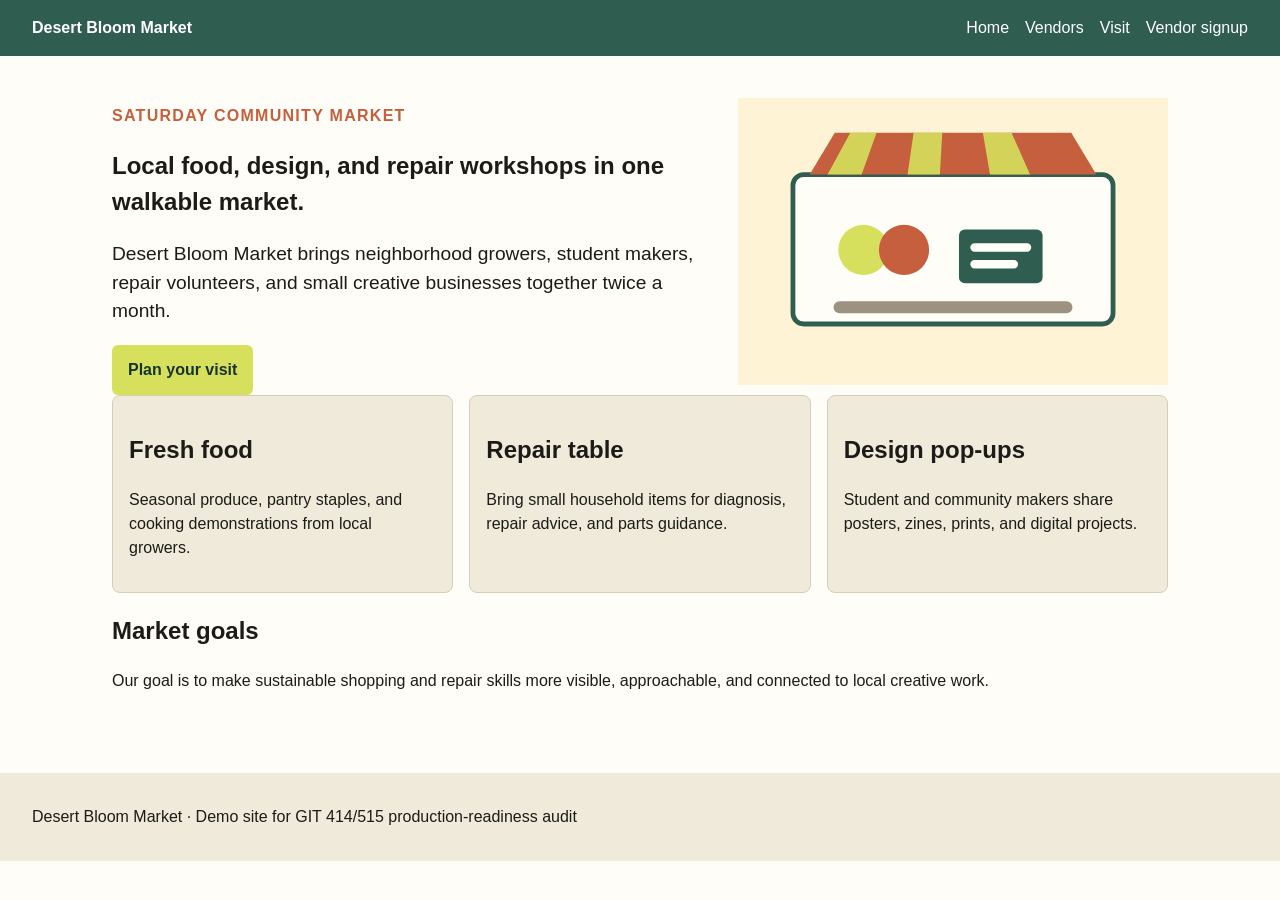
<file: index.html>
<!doctype html>
<html lang="en">
<head>
  <meta charset="utf-8">
  <meta name="viewport" content="width=device-width, initial-scale=1">
  <title>Desert Bloom Market</title>
  <meta name="description" content="Desert Bloom Market is a Saturday community market for local food, design, and repair workshops.">
  <meta name="author" content="Vandy Parkes">
  <link rel="stylesheet" href="assets/styles.css">
</head>
<body>
  <header class="site-header">
    <a class="logo" href="index.html">Desert Bloom Market</a>
    <nav aria-label="Main navigation">
      <a href="index.html">Home</a>
      <a href="vendors.html">Vendors</a>
      <a href="visit.html">Visit</a>
      <a href="signup.html">Vendor signup</a>
    </nav>
  </header>

  <main class="page">
    <section class="hero">
      <div>
        <p class="eyebrow">Saturday Community Market</p>
        <h1>Local food, design, and repair workshops in one walkable market.</h1>
        <p class="lede">Desert Bloom Market brings neighborhood growers, student makers, repair volunteers, and small creative businesses together twice a month.</p>
        <a class="button" href="visit.html">Plan your visit</a>
      </div>
      <img class="hero-image" src="assets/market-hero.svg" alt="market">
    </section>

    <section class="feature-row">
      <article class="feature-card">
        <h2>Fresh food</h2>
        <p>Seasonal produce, pantry staples, and cooking demonstrations from local growers.</p>
      </article>
      <article class="feature-card highlight">
        <h2>Repair table</h2>
        <p>Bring small household items for diagnosis, repair advice, and parts guidance.</p>
      </article>
      <article class="feature-card">
        <h2>Design pop-ups</h2>
        <p>Student and community makers share posters, zines, prints, and digital projects.</p>
      </article>
    </section>

    <section>
      <h2>Market goals</h2>
      <p>Our goal is to make sustainable shopping and repair skills more visible, approachable, and connected to local creative work.</p>
    </section>
  </main>

  <footer>
    <p>Desert Bloom Market · Demo site for GIT 414/515 production-readiness audit</p>
  </footer>
</body>
</html>
</file>
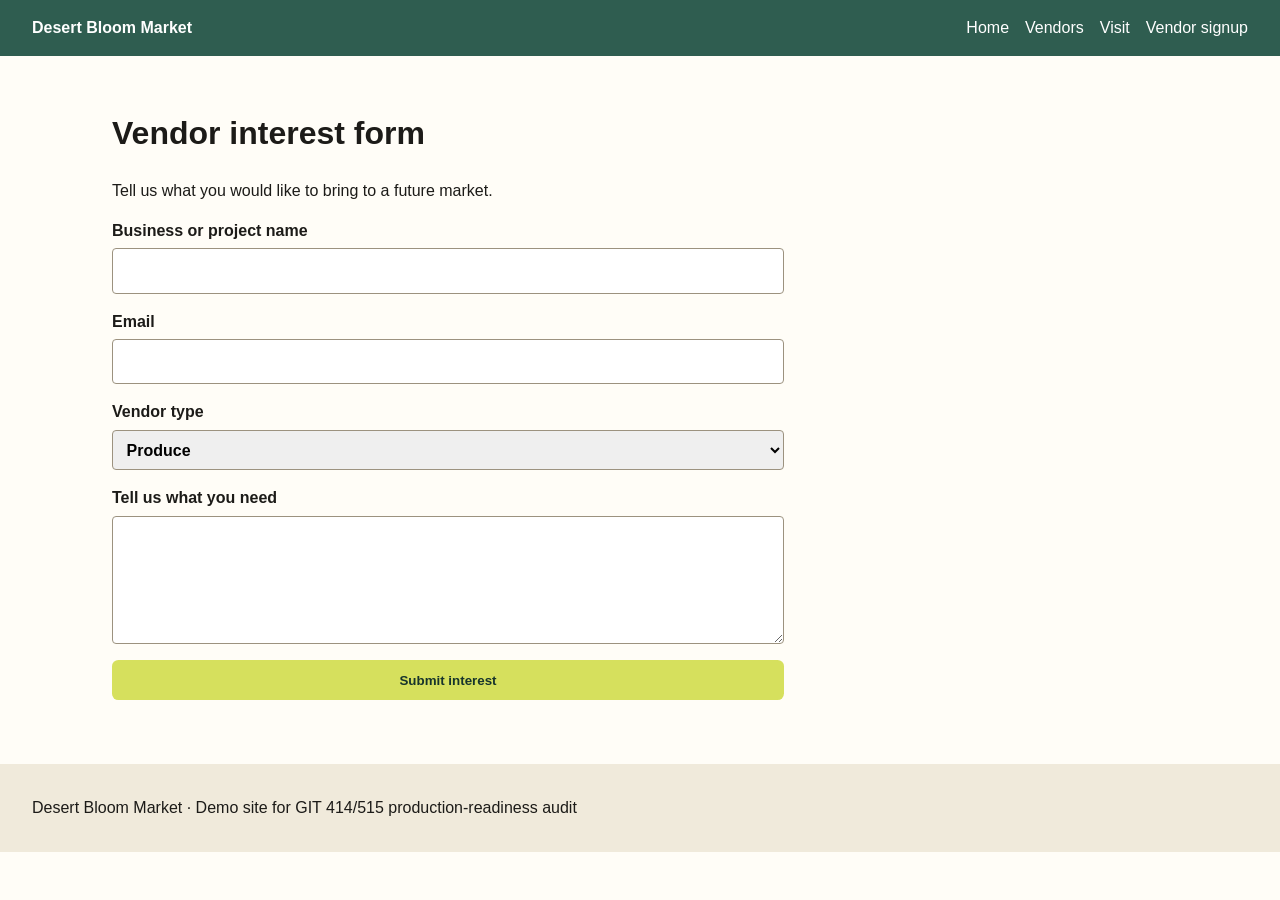
<file: signup.html>
<!doctype html>
<html lang="en">
<head>
  <meta charset="utf-8">
  <meta name="viewport" content="width=device-width, initial-scale=1">
  <title>Vendor Signup</title>
  <meta name="description" content="Interest form for Desert Bloom Market vendors.">
  <link rel="stylesheet" href="assets/styles.css">
</head>
<body>
  <header class="site-header">
    <a class="logo" href="index.html">Desert Bloom Market</a>
    <nav aria-label="Main navigation">
      <a href="index.html">Home</a>
      <a href="vendors.html">Vendors</a>
      <a href="visit.html">Visit</a>
      <a href="signup.html">Vendor signup</a>
    </nav>
  </header>

  <main class="page">
    <h1>Vendor interest form</h1>
    <p>Tell us what you would like to bring to a future market.</p>

    <form action="mailto:vendors@desertbloommarket.example" method="post" enctype="text/plain">
      <label>Business or project name
        <input type="text" name="business">
      </label>
      <label>Email
        <input type="email" name="email">
      </label>
      <label>Vendor type
        <select name="type">
          <option>Produce</option>
          <option>Prepared food</option>
          <option>Repair</option>
          <option>Creative goods</option>
        </select>
      </label>
      <label>Tell us what you need
        <textarea name="needs"></textarea>
      </label>
      <button type="submit">Submit interest</button>
    </form>
  </main>

  <footer>
    <p>Desert Bloom Market · Demo site for GIT 414/515 production-readiness audit</p>
  </footer>
</body>
</html>
</file>
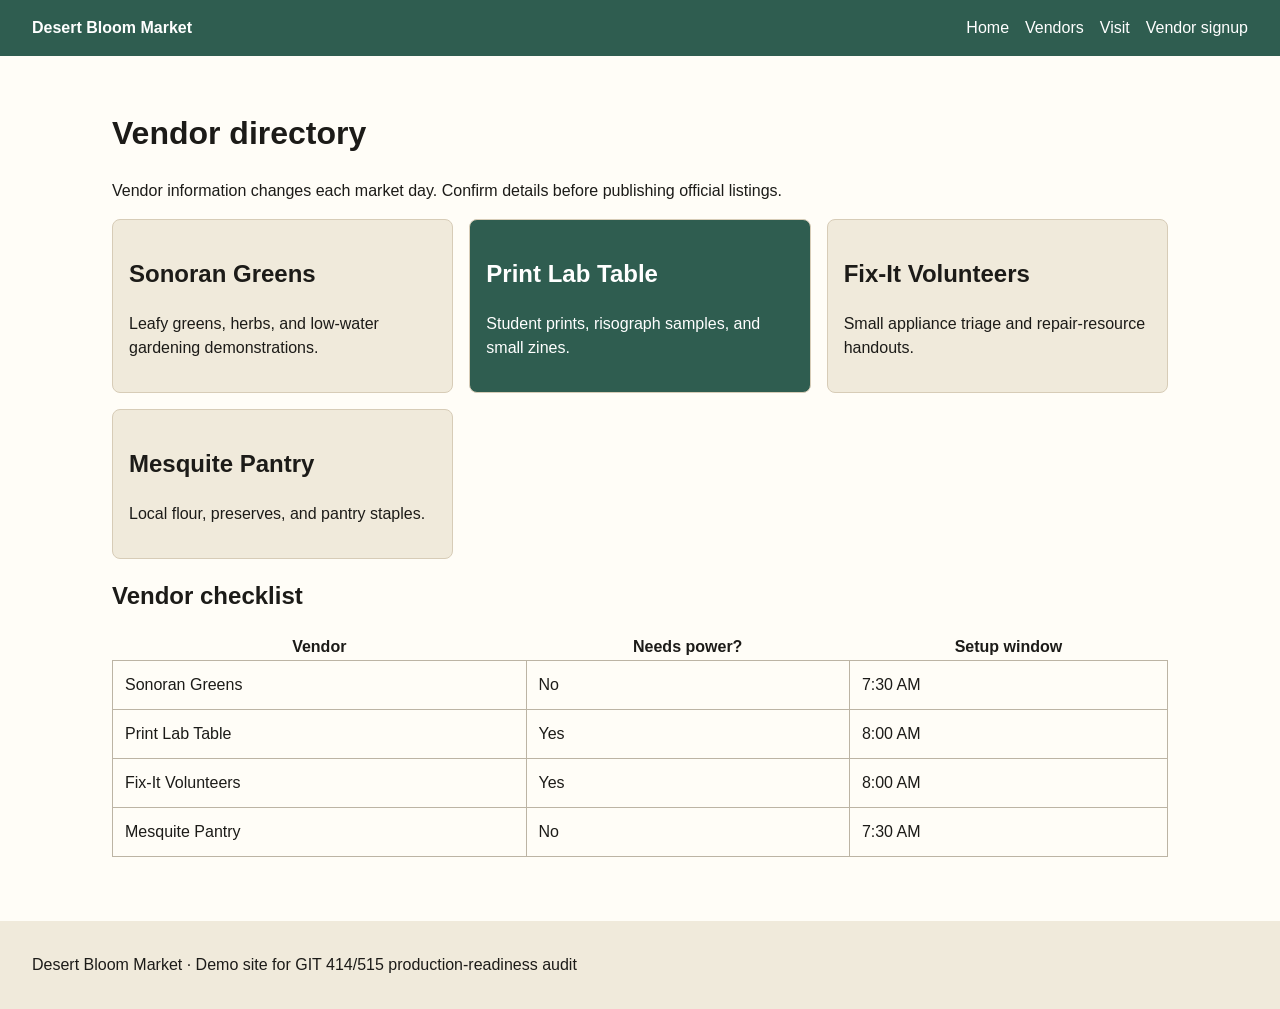
<file: vendors.html>
<!doctype html>
<html lang="en">
<head>
  <meta charset="utf-8">
  <meta name="viewport" content="width=device-width, initial-scale=1">
  <title>Vendors</title>
  <meta name="description" content="Vendor list for Desert Bloom Market.">
  <link rel="stylesheet" href="assets/styles.css">
</head>
<body>
  <header class="site-header">
    <a class="logo" href="index.html">Desert Bloom Market</a>
    <nav aria-label="Main navigation">
      <a href="index.html">Home</a>
      <a href="vendors.html">Vendors</a>
      <a href="visit.html">Visit</a>
      <a href="signup.html">Vendor signup</a>
    </nav>
  </header>

  <main class="page">
    <h1>Vendor directory</h1>
    <p>Vendor information changes each market day. Confirm details before publishing official listings.</p>

    <div class="vendor-grid">
      <article class="vendor-card">
        <h2>Sonoran Greens</h2>
        <p>Leafy greens, herbs, and low-water gardening demonstrations.</p>
      </article>
      <article class="vendor-card special">
        <h2>Print Lab Table</h2>
        <p>Student prints, risograph samples, and small zines.</p>
      </article>
      <article class="vendor-card">
        <h2>Fix-It Volunteers</h2>
        <p>Small appliance triage and repair-resource handouts.</p>
      </article>
      <article class="vendor-card">
        <h2>Mesquite Pantry</h2>
        <p>Local flour, preserves, and pantry staples.</p>
      </article>
    </div>

    <h2>Vendor checklist</h2>
    <table>
      <thead>
        <tr>
          <th scope="col">Vendor</th>
          <th scope="col">Needs power?</th>
          <th scope="col">Setup window</th>
        </tr>
      </thead>
      <tbody>
      <tr>
        <td>Sonoran Greens</td>
        <td>No</td>
        <td>7:30 AM</td>
      </tr>
      <tr>
        <td>Print Lab Table</td>
        <td>Yes</td>
        <td>8:00 AM</td>
      </tr>
      <tr>
        <td>Fix-It Volunteers</td>
        <td>Yes</td>
        <td>8:00 AM</td>
      </tr>
      <tr>
        <td>Mesquite Pantry</td>
        <td>No</td>
        <td>7:30 AM</td>
      </tr>
      </tbody>
    </table>
  </main>

  <footer>
    <p>Desert Bloom Market · Demo site for GIT 414/515 production-readiness audit</p>
  </footer>
</body>
</html>
</file>
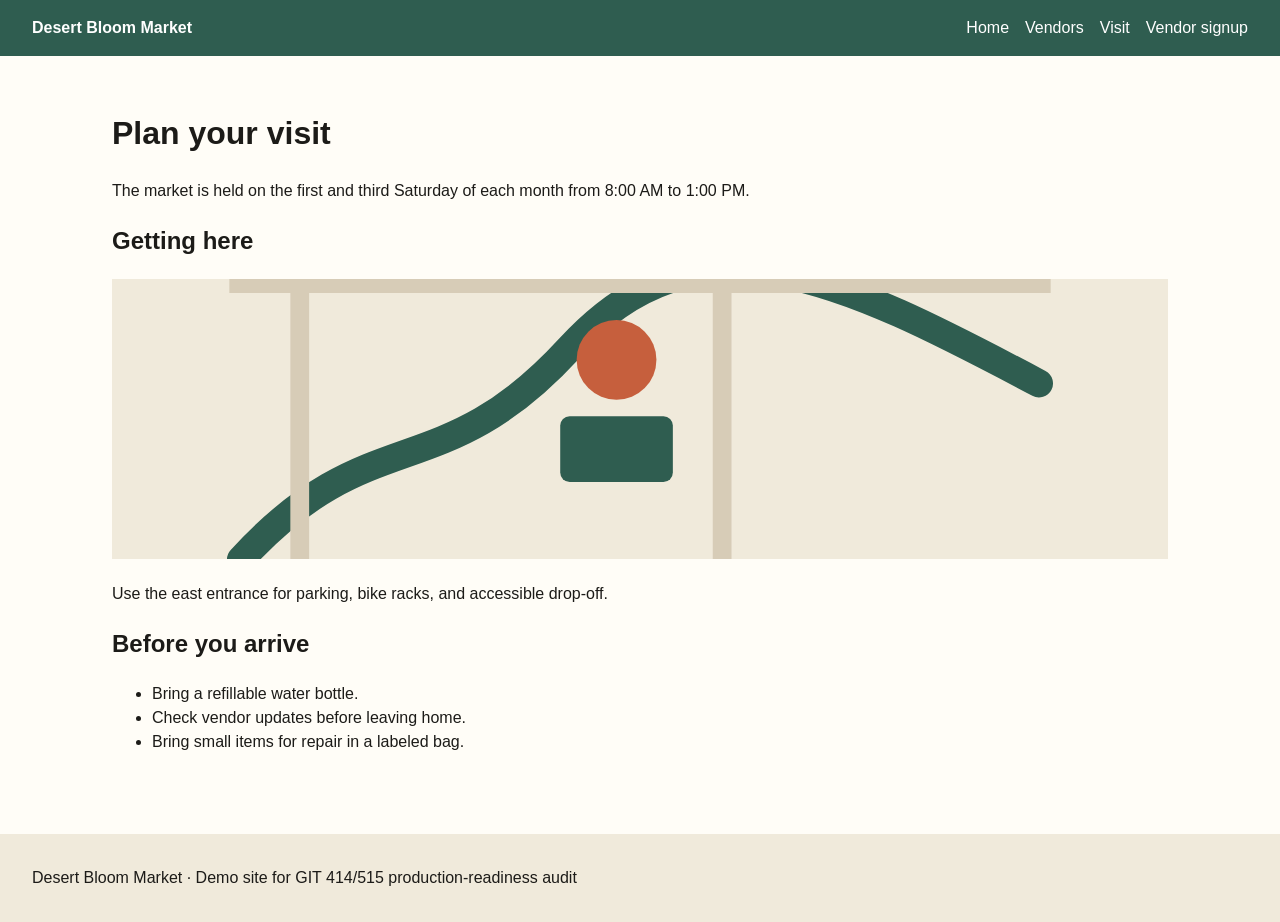
<file: visit.html>
<!doctype html>
<html lang="en">
<head>
  <meta charset="utf-8">
  <meta name="viewport" content="width=device-width, initial-scale=1">
  <title>Visit Desert Bloom Market</title>
  <meta name="description" content="Plan a visit to Desert Bloom Market.">
  <meta property="og:title" content="Visit Desert Bloom Market">
  <link rel="stylesheet" href="assets/styles.css">
</head>
<body>
  <header class="site-header">
    <a class="logo" href="index.html">Desert Bloom Market</a>
    <nav aria-label="Main navigation">
      <a href="index.html">Home</a>
      <a href="vendors.html">Vendors</a>
      <a href="visit.html">Visit</a>
      <a href="signup.html">Vendor signup</a>
    </nav>
  </header>

  <main class="page">
    <h1>Plan your visit</h1>
    <p>The market is held on the first and third Saturday of each month from 8:00 AM to 1:00 PM.</p>

    <section class="directions">
      <h2>Getting here</h2>
      <img src="assets/map-placeholder.svg" alt="Map of Desert Bloom Market with the east entrance for parking, bike racks, and accessible drop-off.">
      <p>Use the east entrance for parking, bike racks, and accessible drop-off.</p>
    </section>

    <section>
      <h2>Before you arrive</h2>
      <ul>
        <li>Bring a refillable water bottle.</li>
        <li>Check vendor updates before leaving home.</li>
        <li>Bring small items for repair in a labeled bag.</li>
      </ul>
    </section>
  </main>

  <footer>
    <p>Desert Bloom Market · Demo site for GIT 414/515 production-readiness audit</p>
  </footer>
</body>
</html>
</file>
<file: assets/styles.css>
:root {
  --green: #2f5d50;
  --lime: #d6e05d;
  --clay: #c65f3d;
  --paper: #fffdf7;
  --ink: #1c1b18;
  --muted: #f0eadb;
}

* {
  box-sizing: border-box;
}

body {
  margin: 0;
  font-family: Arial, Helvetica, sans-serif;
  color: var(--ink);
  background: var(--paper);
  line-height: 1.5;
}

a {
  color: var(--green);
}

a:focus-visible {
  outline: 2px solid currentColor;
  outline-offset: 3px;
}

.site-header {
  display: flex;
  flex-wrap: wrap;
  align-items: center;
  justify-content: space-between;
  gap: 1rem 2rem;
  padding: 1rem 2rem;
  background: var(--green);
}

.logo,
nav a {
  color: white;
  text-decoration: none;
}

.logo {
  font-weight: 700;
}

nav {
  display: flex;
  flex-wrap: wrap;
  gap: 1rem;
}

.page {
  width: 100%;
  max-width: 1120px;
  margin: 0 auto;
  padding: 2rem;
}

.hero {
  display: grid;
  grid-template-columns: minmax(0, 1fr) minmax(0, 430px);
  gap: 2rem;
  align-items: center;
}

.hero-image {
  width: 100%;
}

.eyebrow {
  color: var(--clay);
  font-weight: 700;
  text-transform: uppercase;
  letter-spacing: .08em;
}

.lede {
  font-size: 1.2rem;
}

.button,
button {
  display: inline-block;
  background: var(--lime);
  color: #17342c;
  border: none;
  border-radius: .4rem;
  padding: .8rem 1rem;
  font-weight: 700;
  text-decoration: none;
}

.feature-row,
.vendor-grid {
  display: grid;
  grid-template-columns: repeat(3, minmax(0, 1fr));
  gap: 1rem;
}

.feature-card,
.vendor-card {
  padding: 1rem;
  border-radius: .5rem;
  background: var(--muted);
  border: 1px solid #d7ccb7;
}

main .vendor-grid article.special {
  background: var(--green);
  color: white;
}

.directions img {
  width: 100%;
  max-height: 280px;
  object-fit: cover;
}

table {
  width: 100%;
  border-collapse: collapse;
  margin-top: 1rem;
}

td {
  border: 1px solid #bcb4a4;
  padding: .75rem;
}

form {
  display: grid;
  gap: 1rem;
  max-width: 42rem;
}

label {
  display: grid;
  gap: .35rem;
  font-weight: 700;
}

input,
select,
textarea {
  font: inherit;
  border: 1px solid #9c927f;
  border-radius: .25rem;
  padding: .6rem;
}

textarea {
  min-height: 8rem;
}

footer {
  margin-top: 2rem;
  padding: 1rem 2rem;
  background: var(--muted);
}

@media (max-width: 760px) {
  .hero,
  .feature-row,
  .vendor-grid {
    grid-template-columns: minmax(0, 1fr);
  }
}
</file>
